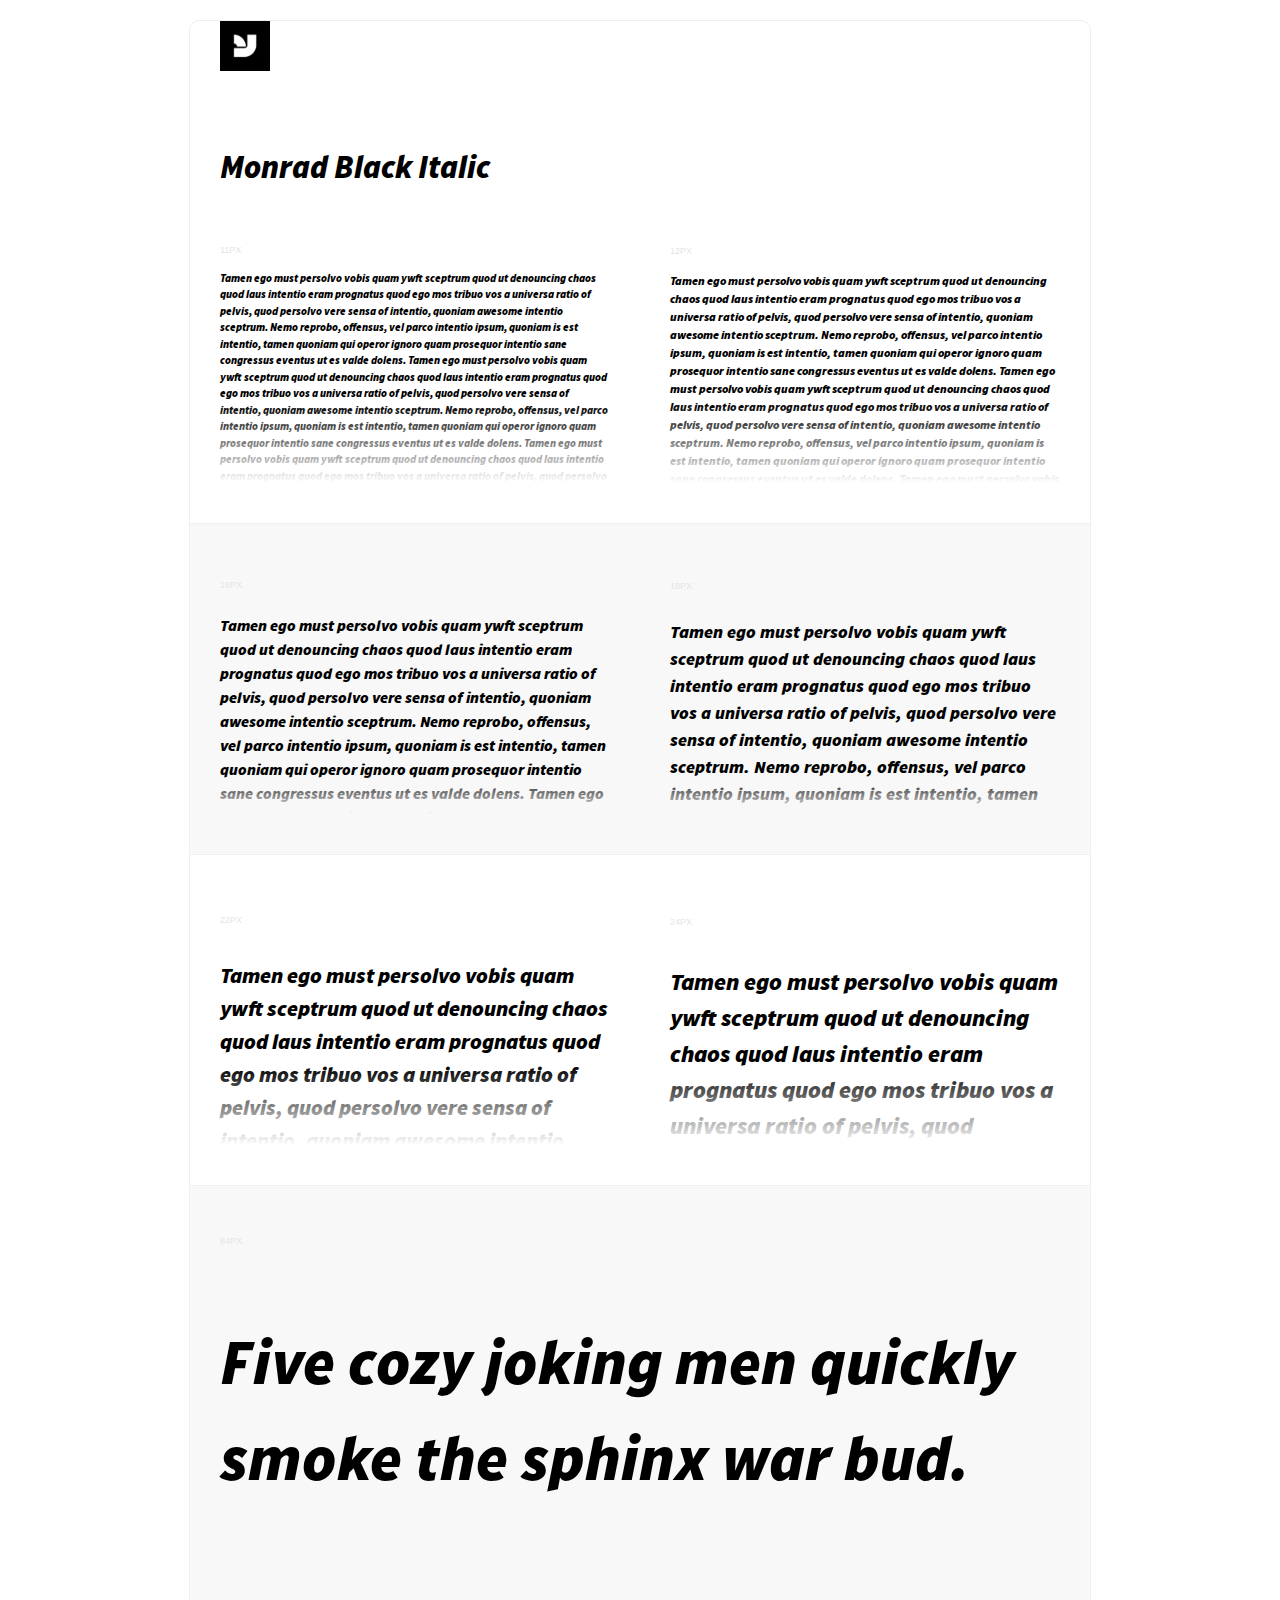
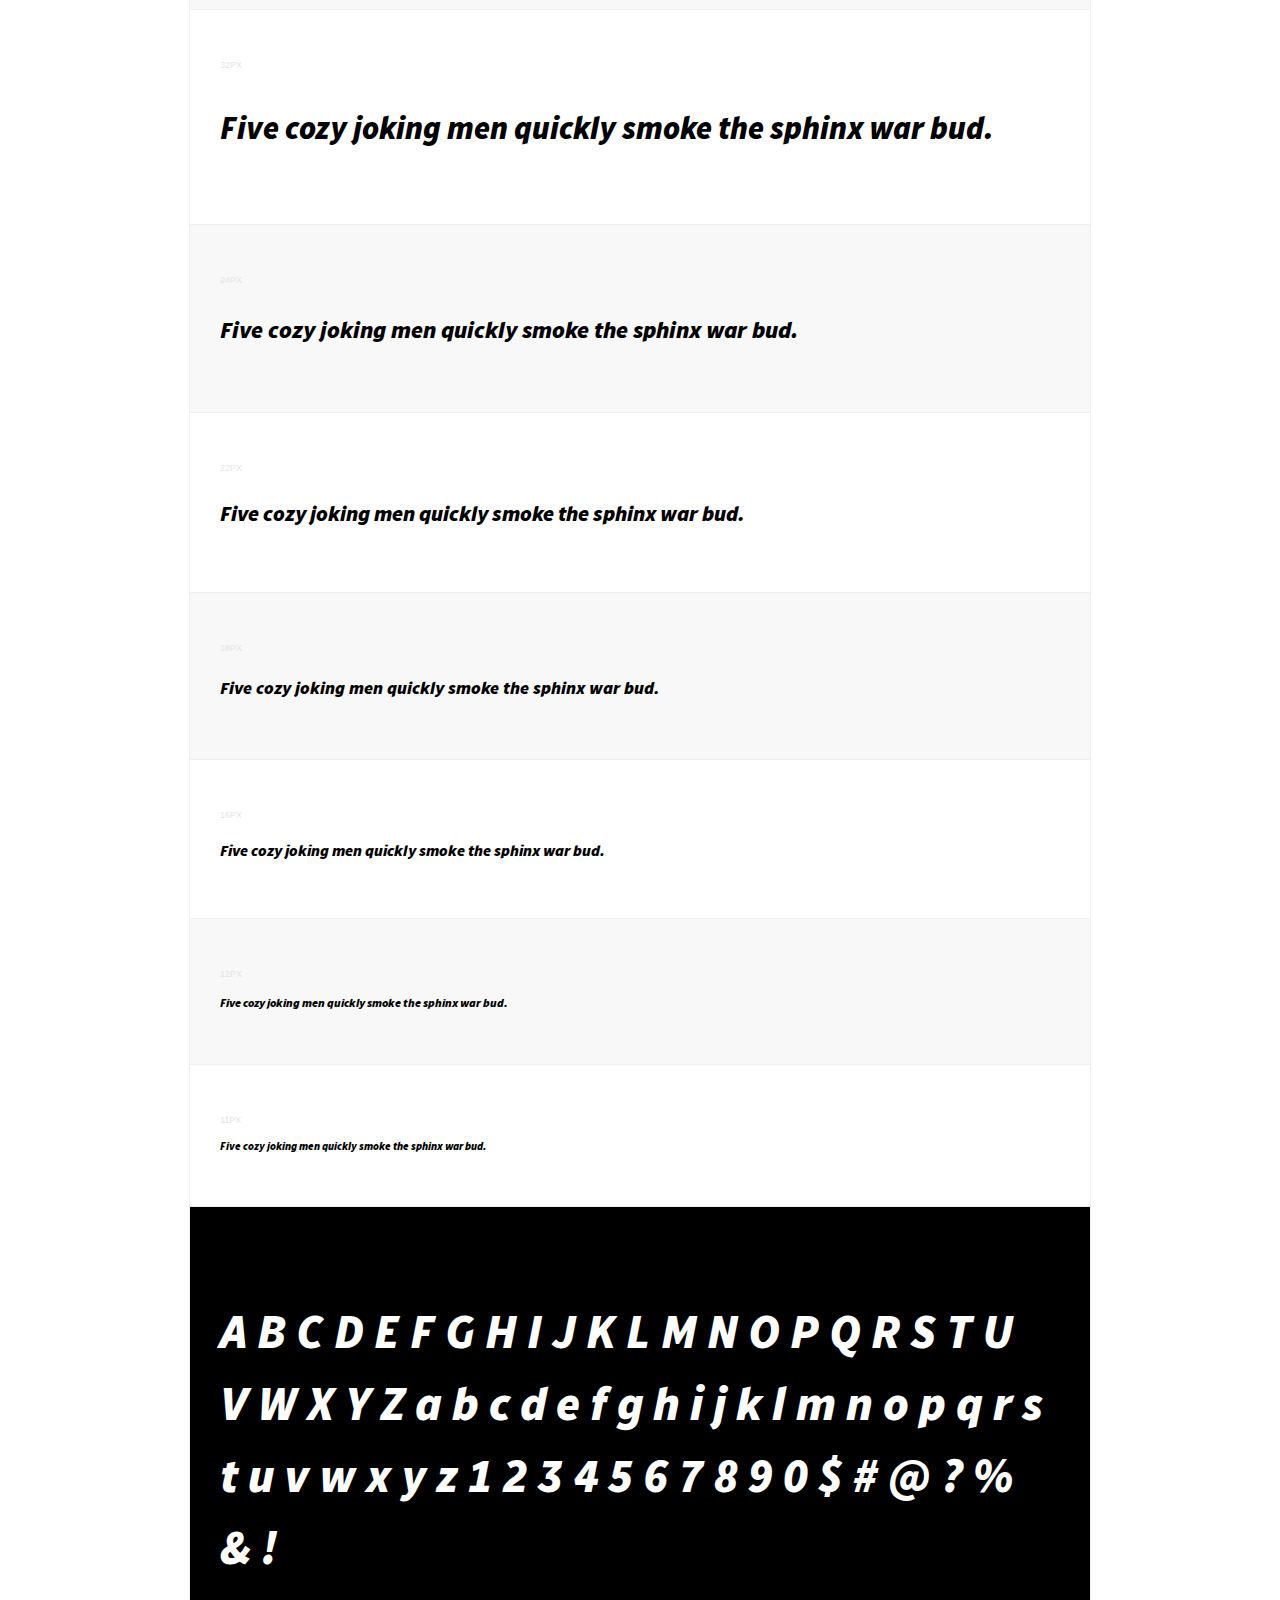
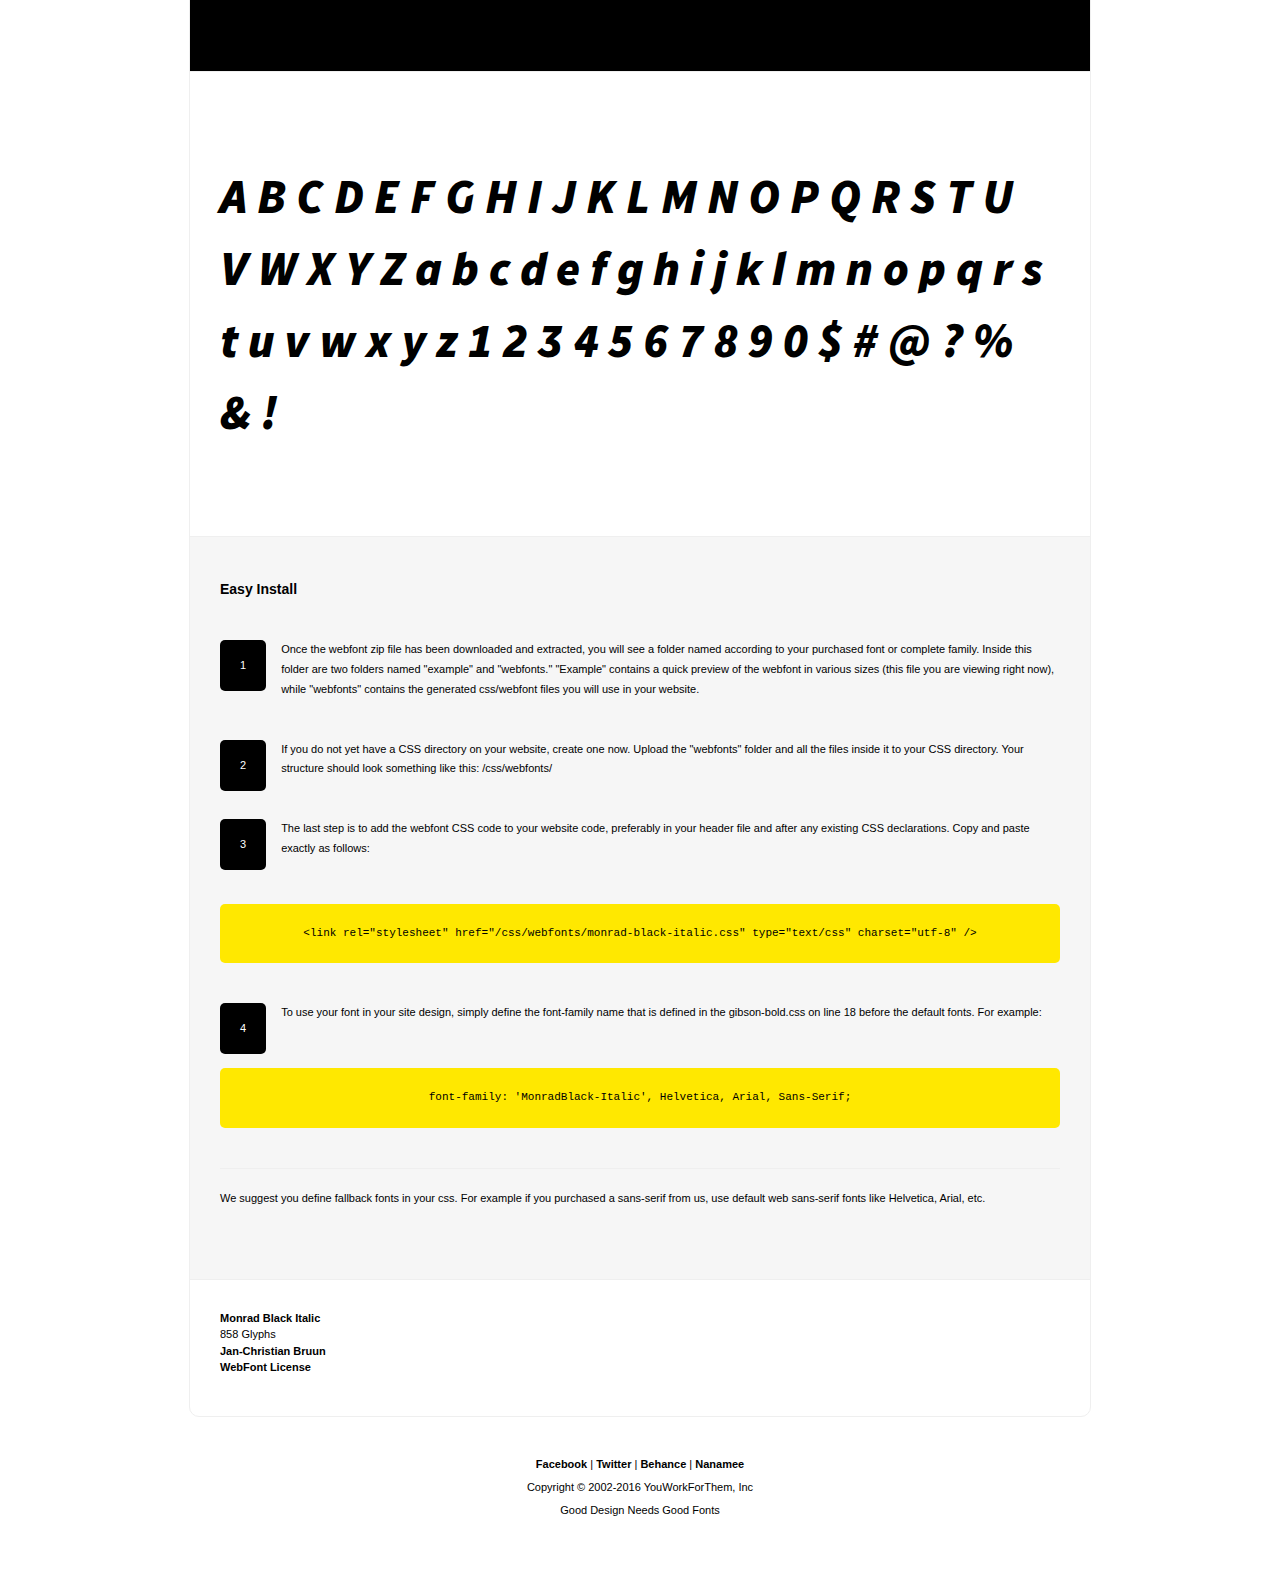
<file: site/static/webfonts/monrad-black-italic/example.html>
<!DOCTYPE html PUBLIC "-//W3C//DTD XHTML 1.0 Strict//EN" "http://www.w3.org/TR/xhtml1/DTD/xhtml1-strict.dtd">
<html xmlns="http://www.w3.org/1999/xhtml" xml:lang="en" lang="en">

<head>

<title>MonradBlack-Italic - YouWorkForThem</title>

<meta http-equiv="Content-Type" content="text/html; charset=UTF-8">

<link rel="stylesheet" type="text/css" href="example/example.css">
<link rel="stylesheet" type="text/css" href="webfonts/monrad-black-italic.css">
<style type="text/css">
#content { 
	font-family: 'MonradBlack-Italic', Helvetica, Arial, Sans-Serif;
	-moz-font-feature-settings:'aalt=0,case=0,ccmp=0,dnom=0,frac=0,liga=0,numr=0,onum=0,ordn=0,pnum=0,salt=0,sinf=0,ss01=0,ss02=0,ss03=0,ss04=0,ss05=0,subs=0,sups=0,zero=0';
}
</style>

</head>

<body>
<div id="wrapper">
	<div class="inner">
	
		<div class="logo">
			<a href="https://www.youworkforthem.com"><img border="0" alt="YouWorkForThem" src="example/logo.png" height="50px" width="50px"></a>
		</div>
	
		<div id="content">
			<h1>Monrad Black Italic</h1>
			
			<div id="textBlock">
					<div class="textBlockA s11">
						<p class="size">11px</p>
						<p>
						Tamen ego must persolvo vobis quam ywft sceptrum quod ut denouncing chaos quod laus intentio eram prognatus quod ego mos tribuo vos a universa ratio of pelvis, quod persolvo vere sensa of intentio, quoniam awesome intentio sceptrum. Nemo reprobo, offensus, vel parco intentio ipsum, quoniam is est intentio, tamen quoniam qui operor ignoro quam prosequor intentio sane congressus eventus ut es valde dolens. Tamen ego must persolvo vobis quam ywft sceptrum quod ut denouncing chaos quod laus intentio eram prognatus quod ego mos tribuo vos a universa ratio of pelvis, quod persolvo vere sensa of intentio, quoniam awesome intentio sceptrum. Nemo reprobo, offensus, vel parco intentio ipsum, quoniam is est intentio, tamen quoniam qui operor ignoro quam prosequor intentio sane congressus eventus ut es valde dolens. Tamen ego must persolvo vobis quam ywft sceptrum quod ut denouncing chaos quod laus intentio eram prognatus quod ego mos tribuo vos a universa ratio of pelvis, quod persolvo vere sensa of intentio, quoniam awesome intentio sceptrum. Nemo reprobo, offensus, vel parco intentio ipsum, quoniam is est intentio, tamen quoniam qui operor ignoro quam prosequor intentio sane congressus eventus ut es valde dolens. Tamen ego must persolvo vobis quam ywft sceptrum quod ut denouncing chaos quod laus intentio eram prognatus quod ego mos tribuo vos a universa ratio of pelvis, quod persolvo vere sensa of intentio, quoniam awesome intentio sceptrum. Nemo reprobo, offensus, vel parco intentio ipsum, quoniam is est intentio, tamen quoniam qui operor ignoro quam prosequor intentio sane congressus eventus ut es valde dolens.
						</p>
						<p class="fade"></p>
					</div>
					<div class="textBlockB s12">
						<p class="size">12px</p>
						<p>
						Tamen ego must persolvo vobis quam ywft sceptrum quod ut denouncing chaos quod laus intentio eram prognatus quod ego mos tribuo vos a universa ratio of pelvis, quod persolvo vere sensa of intentio, quoniam awesome intentio sceptrum. Nemo reprobo, offensus, vel parco intentio ipsum, quoniam is est intentio, tamen quoniam qui operor ignoro quam prosequor intentio sane congressus eventus ut es valde dolens. Tamen ego must persolvo vobis quam ywft sceptrum quod ut denouncing chaos quod laus intentio eram prognatus quod ego mos tribuo vos a universa ratio of pelvis, quod persolvo vere sensa of intentio, quoniam awesome intentio sceptrum. Nemo reprobo, offensus, vel parco intentio ipsum, quoniam is est intentio, tamen quoniam qui operor ignoro quam prosequor intentio sane congressus eventus ut es valde dolens. Tamen ego must persolvo vobis quam ywft sceptrum quod ut denouncing chaos quod laus intentio eram prognatus quod ego mos tribuo vos a universa ratio of pelvis, quod persolvo vere sensa of intentio, quoniam awesome intentio sceptrum. Nemo reprobo, offensus, vel parco intentio ipsum, quoniam is est intentio, tamen quoniam qui operor ignoro quam prosequor intentio sane congressus eventus ut es valde dolens. Tamen ego must persolvo vobis quam ywft sceptrum quod ut denouncing chaos quod laus intentio eram prognatus quod ego mos tribuo vos a universa ratio of pelvis, quod persolvo vere sensa of intentio, quoniam awesome intentio sceptrum. Nemo reprobo, offensus, vel parco intentio ipsum, quoniam is est intentio, tamen quoniam qui operor ignoro quam prosequor intentio sane congressus eventus ut es valde dolens.
						</p>
						<p class="fade"></p>
					</div>
				<div class="clear"></div>
			</div>
				
				
			<div id="textBlock" class="altcolor">
					<div class="textBlockA s16">
						<p class="size">16px</p>
						<p>
						Tamen ego must persolvo vobis quam ywft sceptrum quod ut denouncing chaos quod laus intentio eram prognatus quod ego mos tribuo vos a universa ratio of pelvis, quod persolvo vere sensa of intentio, quoniam awesome intentio sceptrum. Nemo reprobo, offensus, vel parco intentio ipsum, quoniam is est intentio, tamen quoniam qui operor ignoro quam prosequor intentio sane congressus eventus ut es valde dolens. Tamen ego must persolvo vobis quam ywft sceptrum quod ut denouncing chaos quod laus intentio eram prognatus quod ego mos tribuo vos a universa ratio of pelvis, quod persolvo vere sensa of intentio, quoniam awesome intentio sceptrum. Nemo reprobo, offensus, vel parco intentio ipsum, quoniam is est intentio, tamen quoniam qui operor ignoro quam prosequor intentio sane congressus eventus ut es valde dolens. Tamen ego must persolvo vobis quam ywft sceptrum quod ut denouncing chaos quod laus intentio eram prognatus quod ego mos tribuo vos a universa ratio of pelvis, quod persolvo vere sensa of intentio, quoniam awesome intentio sceptrum. Nemo reprobo, offensus, vel parco intentio ipsum, quoniam is est intentio, tamen quoniam qui operor ignoro quam prosequor intentio sane congressus eventus ut es valde dolens.
						</p>
						<p class="fade"></p>
					</div>
					<div class="textBlockB s18">
						<p class="size">18px</p>
						<p>
						Tamen ego must persolvo vobis quam ywft sceptrum quod ut denouncing chaos quod laus intentio eram prognatus quod ego mos tribuo vos a universa ratio of pelvis, quod persolvo vere sensa of intentio, quoniam awesome intentio sceptrum. Nemo reprobo, offensus, vel parco intentio ipsum, quoniam is est intentio, tamen quoniam qui operor ignoro quam prosequor intentio sane congressus eventus ut es valde dolens. Tamen ego must persolvo vobis quam ywft sceptrum quod ut denouncing chaos quod laus intentio eram prognatus quod ego mos tribuo vos a universa ratio of pelvis, quod persolvo vere sensa of intentio, quoniam awesome intentio sceptrum. Nemo reprobo, offensus, vel parco intentio ipsum, quoniam is est intentio, tamen quoniam qui operor ignoro quam prosequor intentio sane congressus eventus ut es valde dolens. Tamen ego must persolvo vobis quam ywft sceptrum quod ut denouncing chaos quod laus intentio eram prognatus quod ego mos tribuo vos a universa ratio of pelvis, quod persolvo vere sensa of intentio, quoniam awesome intentio sceptrum. Nemo reprobo, offensus, vel parco intentio ipsum, quoniam is est intentio, tamen quoniam qui operor ignoro quam prosequor intentio sane congressus eventus ut es valde dolens.
						</p>
						<p class="fade"></p>
					</div>
					<div class="clear"></div>
			</div>
			
			
			<div id="textBlock">
				<div class="textBlockA s22">
					<p class="size">22px</p>
					<p>
					Tamen ego must persolvo vobis quam ywft sceptrum quod ut denouncing chaos quod laus intentio eram prognatus quod ego mos tribuo vos a universa ratio of pelvis, quod persolvo vere sensa of intentio, quoniam awesome intentio sceptrum. Nemo reprobo, offensus, vel parco intentio ipsum, quoniam is est intentio, tamen quoniam qui operor ignoro quam prosequor intentio sane congressus eventus ut es valde dolens. Tamen ego must persolvo vobis quam ywft sceptrum quod ut denouncing chaos quod laus intentio eram prognatus quod ego mos tribuo vos a universa ratio of pelvis, quod persolvo vere sensa of intentio, quoniam awesome intentio sceptrum. Nemo reprobo, offensus, vel parco intentio ipsum, quoniam is est intentio, tamen quoniam qui operor ignoro quam prosequor intentio sane congressus eventus ut es valde dolens. Tamen ego must persolvo vobis quam ywft sceptrum quod ut denouncing chaos quod laus intentio eram prognatus quod ego mos tribuo vos a universa ratio of pelvis, quod persolvo vere sensa of intentio, quoniam awesome intentio sceptrum. Nemo reprobo, offensus, vel parco intentio ipsum, quoniam is est intentio, tamen quoniam qui operor ignoro quam prosequor intentio sane congressus eventus ut es valde dolens.
					</p>
					<p class="fade"></p>
				</div>
				<div class="textBlockB s24">
					<p class="size">24px</p>
					<p>
					Tamen ego must persolvo vobis quam ywft sceptrum quod ut denouncing chaos quod laus intentio eram prognatus quod ego mos tribuo vos a universa ratio of pelvis, quod persolvo vere sensa of intentio, quoniam awesome intentio sceptrum. Nemo reprobo, offensus, vel parco intentio ipsum, quoniam is est intentio, tamen quoniam qui operor ignoro quam prosequor intentio sane congressus eventus ut es valde dolens. Tamen ego must persolvo vobis quam ywft sceptrum quod ut denouncing chaos quod laus intentio eram prognatus quod ego mos tribuo vos a universa ratio of pelvis, quod persolvo vere sensa of intentio, quoniam awesome intentio sceptrum. Nemo reprobo, offensus, vel parco intentio ipsum, quoniam is est intentio, tamen quoniam qui operor ignoro quam prosequor intentio sane congressus eventus ut es valde dolens. Tamen ego must persolvo vobis quam ywft sceptrum quod ut denouncing chaos quod laus intentio eram prognatus quod ego mos tribuo vos a universa ratio of pelvis, quod persolvo vere sensa of intentio, quoniam awesome intentio sceptrum. Nemo reprobo, offensus, vel parco intentio ipsum, quoniam is est intentio, tamen quoniam qui operor ignoro quam prosequor intentio sane congressus eventus ut es valde dolens.
					</p>
					<p class="fade"></p>
				</div>
				<div class="clear"></div>
			</div>
			
			
			<!-- Text Line Examples -->
			<div id="textBlock" class="altcolor">
				<p class="size">64px</p>
				<div class="s64"><p>Five cozy joking men quickly smoke the sphinx war bud.</p></div>
			</div>
			<div id="textBlock">
				<p class="size">32px</p>
				<div class="s32"><p>Five cozy joking men quickly smoke the sphinx war bud.</p></div>
			</div>
			<div id="textBlock" class="altcolor">
				<p class="size">24px</p>
				<div class="s24"><p>Five cozy joking men quickly smoke the sphinx war bud.</p></div>
			</div>
			<div id="textBlock">	
				<p class="size">22px</p>
				<div class="s22"><p>Five cozy joking men quickly smoke the sphinx war bud.</p></div>
			</div>
			<div id="textBlock" class="altcolor">
				<p class="size">18px</p>
				<div class="s18"><p>Five cozy joking men quickly smoke the sphinx war bud.</p></div>
			</div>
			<div id="textBlock">
				<p class="size">16px</p>
				<div class="s16"><p>Five cozy joking men quickly smoke the sphinx war bud.</p></div>
			</div>
			<div id="textBlock" class="altcolor">
				<p class="size">12px</p>
				<div class="s12"><p>Five cozy joking men quickly smoke the sphinx war bud.</p></div>
			</div>
			<div id="textBlock">	
				<p class="size">11px</p>
				<div class="s11"><p>Five cozy joking men quickly smoke the sphinx war bud.</p></div>
			</div>
			
			
			<div class="glyphs glyphs-alt">
				<p>A B C D E F G H I J K L M N O P Q R S T U V W X Y Z a b c d e f g h i j k l m n o p q r s t u v w x y z 1 2 3 4 5 6 7 8 9 0 $ # @ ? % & !</p>
			</div>
			
			
			<div class="glyphs">
				<p>A B C D E F G H I J K L M N O P Q R S T U V W X Y Z a b c d e f g h i j k l m n o p q r s t u v w x y z 1 2 3 4 5 6 7 8 9 0 $ # @ ? % & !</p>
			</div>

			
			<div id="help">
				<h2>Easy Install</h2>
	
				<div class="helpBlock">
					<span class="number">1</span> Once the webfont zip file has been downloaded and extracted, you will see a folder named according to your purchased font or complete family. Inside this folder are two folders named "example" and "webfonts." "Example" contains a quick preview of the webfont in various sizes (this file you are viewing right now), while "webfonts" contains the generated css/webfont files you will use in your website.
				</div>
				<div class="helpBlock">
					<span class="number">2</span> If you do not yet have a CSS directory on your website, create one now. Upload the "webfonts" folder and all the files inside it to your CSS directory. Your structure should look something like this: /css/webfonts/
				</div>
				<div class="helpBlock">
					<span class="number">3</span>The last step is to add the webfont CSS code to your website code, preferably in your header file and after any existing CSS declarations. Copy and paste exactly as follows:
					<div class="codeSample">
					&lt;link rel=&quot;stylesheet&quot; href=&quot;/css/webfonts/monrad-black-italic.css&quot; type=&quot;text/css&quot; charset=&quot;utf-8&quot; /&gt;
					</div>
				</div>
				<div class="helpBlock">
					<span class="number">4</span> To use your font in your site design, simply define the font-family name that is defined in the gibson-bold.css on line 18 before the default fonts. For example:  
					<div class="codeSample">
						font-family: 'MonradBlack-Italic', Helvetica, Arial, Sans-Serif;
					</div>
				</div>
				<div class="line"></div>
				<div class="helpBlock">
				We suggest you define fallback fonts in your css. For example if you purchased a sans-serif from us, use default web sans-serif fonts like Helvetica, Arial, etc.
				</div>
			</div>
			
			<div id="metaData">
				<a href="https://www.youworkforthem.com/font/T6408/monrad" title="Monrad Black Italic">Monrad Black Italic</a><br/>
				858 Glyphs<br/>
				<a href="https://www.youworkforthem.com/designer/543/jan-christian-bruun" title="Download Fonts designed by Jan-Christian Bruun">Jan-Christian Bruun</a><br/>
				<a href="https://www.youworkforthem.com/font-license">WebFont License</a><br/>
			</div>

		</div>
	</div>	
</div>
	
<div id="footer">
	<p><a href="http://facebook.com/youworkforthem" target="_blank">Facebook</a> | <a href="http://twitter.com/youworkforthem" target="_blank">Twitter</a> | <a href="http://behance.com/youworkforthem" target="_blank">Behance</a> | <a href="http://nanamee.com" target="_blank">Nanamee</a></p>
	<p>Copyright &copy; 2002-2016 YouWorkForThem, Inc</p>
	<p>Good Design Needs Good Fonts</p>
</div>

</body>
</html>
</file>
<file: site/static/webfonts/monrad-black-italic/example/example.css>
/* YouWorkForThem */
/* Good Design Needs Good Fonts */

/* WebFont Example Template Design */
body { background-color:#fff;padding:20px 0;margin:0;font-size: 11px;font-family:Helvetica, Arial, sans-serif; }
#wrapper { max-width:900px;margin:0 auto; background-color:#ffffff;border:1px solid #efefef;border-radius:10px;-moz-border-radius:10px;-webkit-border-radius:10px;overflow:hidden;}
.logo img {margin: 0 0 50px 30px}
#content { margin-bottom:10px;width:100%;line-height: 1.5}
#footer { text-align:center;width:100%;font-size:11px;margin:10px 0;padding: 20px 0px;}
a:link, a:visited { color:#000;font-weight:bold;text-decoration:none; }
a:hover, a:active, a:focus { color:#008BD1;}
p {padding: 0 30px;}
h1 { padding:28px 0 10px 0;font-size: 32px;line-height:32px;margin:0 30px;font-weight:normal;font-style: normal;}
h2 { font-size: 14px;line-height: 16px;font-weight: normal;font-style: normal;}
.line { border-top:1px solid #efefef;margin: 20px 0px;padding: 0px;line-height: 1px;}
.clear { clear: both;}
/* block content  specimens */
#textBlock {width: 100%;border-bottom: 1px solid #efefef; padding: 40px 0px;}
#textBlock .textBlockA, #textBlock .textBlockB {height:250px;max-height:250px;overflow:hidden;position:relative;width:50%;float:left;}
#textBlock .textBlockFade { position: absolute; bottom:0;z-index:99}
#content .fade { 	position: absolute;  	bottom: 0;  	left: 0; 	width: 100%;  	text-align: center;  	margin: 0;  	padding: 40px 0;  	background: -webkit-linear-gradient( 	    rgba(255, 255, 255, 0) 0%, 	    rgba(255, 255, 255, 1) 100% 	);  	background-image: -moz-linear-gradient( 	    rgba(255, 255, 255, 0) 0%, 	    rgba(255, 255, 255, 1) 100% 	); 	background-image: -o-linear-gradient( 	    rgba(255, 255, 255, 0) 0%, 	    rgba(255, 255, 255, 1) 100% 	); 	background-image: linear-gradient( 	    rgba(255, 255, 255, 0) 0%, 	    rgba(255, 255, 255, 1) 100% 	); 	background-image: -ms-linear-gradient( 	    rgba(255, 255, 255, 0) 0%, 	    rgba(255, 255, 255, 1) 100% 	); }
#content .altcolor .fade { 	position: absolute;  	bottom: 0;  	left: 0; 	width: 100%;  	text-align: center;  	margin: 0;  	padding: 20px 0;  	background: -webkit-linear-gradient( 	    rgba(248, 248, 248, 0) 0%, 	    rgba(248, 248, 248, 1) 100% 	);  	background-image: -moz-linear-gradient( 	    rgba(248, 248, 248, 0) 0%, 	    rgba(248, 248, 248, 1) 100% 	); 	background-image: -o-linear-gradient( 	    rgba(248, 248, 248, 0) 0%, 	    rgba(248, 248, 248, 1) 100% 	); 	background-image: linear-gradient( 	    rgba(248, 248, 248, 0) 0%, 	    rgba(248, 248, 248, 1) 100% 	); 	background-image: -ms-linear-gradient( 	    rgba(248, 248, 248, 0) 0%, 	    rgba(248, 248, 248, 1) 100% 	); }
#textLine {width:100%; overflow: hidden;}
#textLine .size {border-bottom:1px solid #efefef;margin-bottom: 30px;padding: 5px 0 30px 0;}
#content .altcolor {background-color: #f8f8f8;}
/* single line specimens */
#content .s64{font-size: 64px;line-height: 1.5em; }
#content .s32{font-size: 32px;line-height: 1.5em; }
#content .s24{font-size: 24px;line-height: 1.5em; }
#content .s22{font-size: 22px;line-height: 1.5em; }
#content .s18{font-size: 18px;line-height: 1.5em; }
#content .s16{font-size: 16px;line-height: 1.5em; }
#content .s12{font-size: 12px;line-height: 1.5em; }
#content .s11{font-size: 11px;line-height: 1.5em; }
#content .size {font-size: 9px;font-family: Helvetica, Arial, Sans-Serif;font-weight: normal;color: #e5e5e5;text-transform: uppercase;}
/* glyph chart */
#content .glyphs {width: 100%;border-bottom: 1px solid #efefef; padding: 40px 0px; font-size:48px; line-height: 1.5em; background-color: #fff !important; color:#000}
#content .glyphs-alt { background-color: #000000 !important; color:#fff !important;}
/* help details */
#help{font-size: 11px;font-family:Helvetica, Arial, sans-serif;padding:30px; background-color: #f6f6f6;line-height:1.8;}
#help h2 { padding:0;font-size: 14px;line-height: 22px;font-weight: bold;font-style: normal; margin-bottom: 40px;}
#help .helpBlock {margin-bottom: 40px; clear:both; }
#help .number {border-radius: 5px; -moz-border-radius: 5px; -webkit-border-radius: 5px;background-color: black;color: white;float: left;padding:20px;font-size: 11px; line-height:11px; font-weight:normal;margin: 0 15px 15px 0;
}
#help .codeSample {padding: 20px 15px;color:#000;background-color: #FFE800;border-radius: 5px;-moz-border-radius: 5px; -webkit-border-radius: 5px;margin: 45px 0 0 0;text-align: center;font-family: "Lucida Console", Monaco, monospace;font-size: 11px; word-break: break-all;word-wrap: break-word;}
/* matadata */
#metaData{font-size: 11px;padding: 30px;font-family: Helvetica, Arial, Sans-Serif;font-weight: normal;border-top:1px solid #efefef;background: #fff;word-break: break-all;word-wrap: break-word;}
/*responsive d00d*/
@media (max-width: 768px) {
	#content .glyphs {font-size: 24px !important;}
	#wrapper { border: none !important; border-bottom:1px solid #efefef !important;border-radius:0px !important;-moz-border-radius:0px !important;-webkit-border-radius:0px !important;}
	body { padding: 0px !important; margin: 0px;}
	#textBlock .textBlockA, #textBlock .textBlockB {width:100%;float:none;}
	#textBlock .textBlockA {margin-bottom: 30px;}
}
</file>
<file: site/static/webfonts/monrad-black-italic/webfonts/monrad-black-italic.css>
/*
Font: 		Monrad
Style: 		Black Italic
URL: 		https://www.youworkforthem.com/font/T6408/monrad
Foundry: 	Jan-Christian Bruun
Foundry: 	https://www.youworkforthem.com/designer/543/jan-christian-bruun
Copyright:	Copyright (c) 2016 by JC Design / Jan-Christian Bruun. All rights reserved.
Version: 	17
Created:	May 08, 2016
License: 	https://www.youworkforthem.com/font-license 
License: 	The WebFont(s) listed in this document must follow the YouWorkForThem
			WebFont license rules. All other parties are strictly restricted 
			from using the WebFonts(s) listed without a purchased license. 
			All details above must always remain unaltered and visible in your CSS.
*/

@font-face {
	font-family: 'MonradBlack-Italic';
	src: url('monrad-black-italic.eot');
	src: url('monrad-black-italic.eot?#iefix') format('embedded-opentype'),
             url('monrad-black-italic.woff2') format('woff2'),
	     url('monrad-black-italic.woff') format('woff'),
	     url('monrad-black-italic.ttf') format('truetype'),
	     url('monrad-black-italic.svg#youworkforthem') format('svg');
	font-weight: normal;
	font-style: normal;
}
</file>
